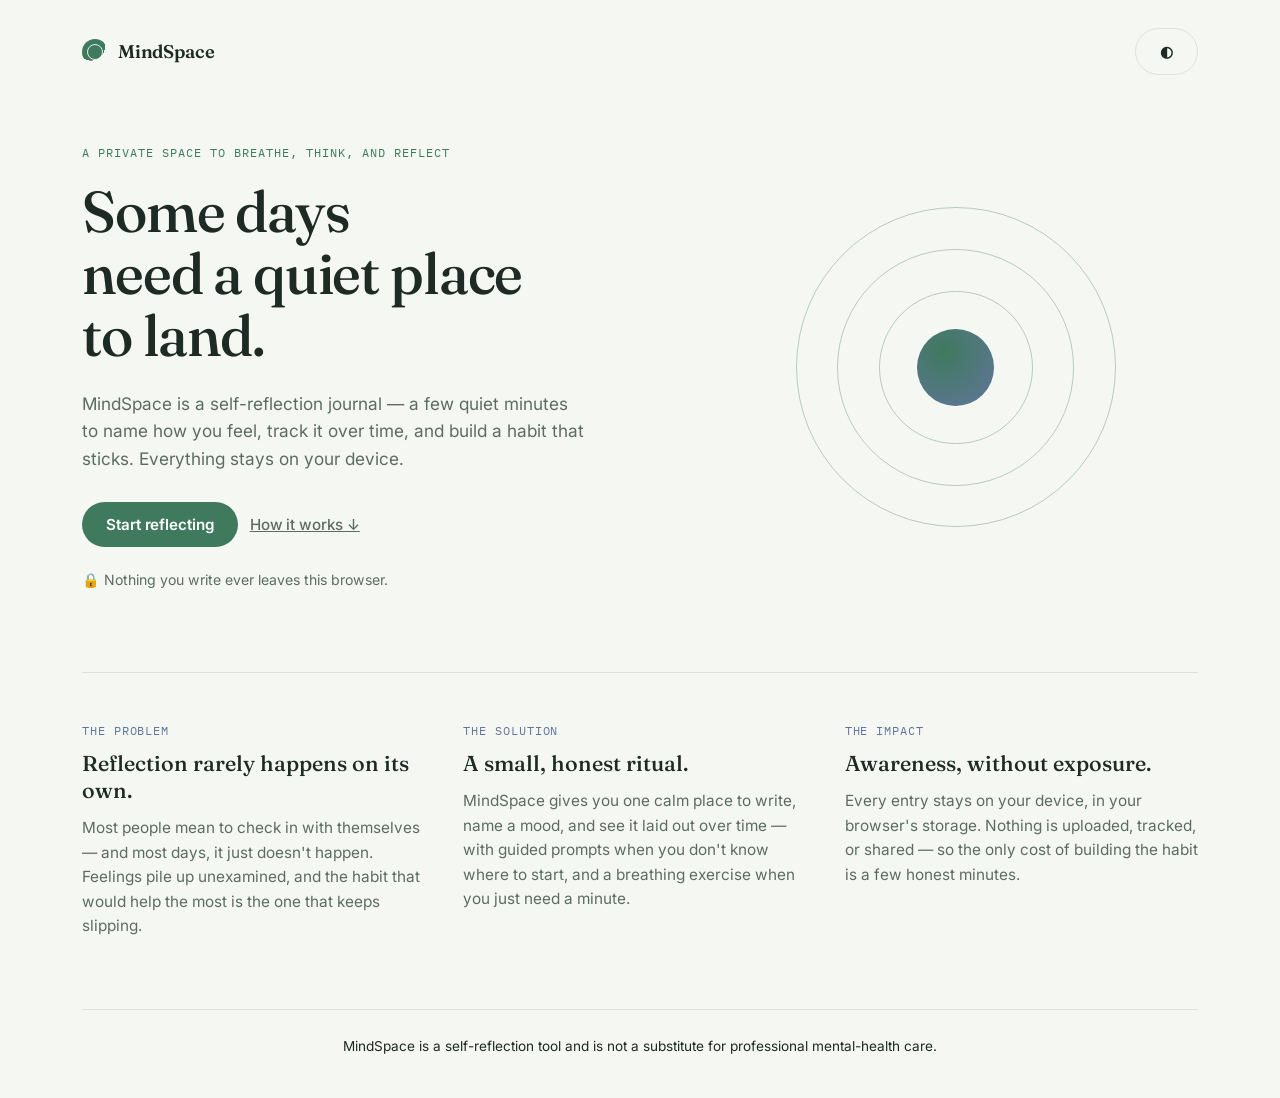
<file: mindspace.html>
<!DOCTYPE html>
<html lang="en" data-theme="light">
<head>
<meta charset="UTF-8">
<meta name="viewport" content="width=device-width, initial-scale=1.0">
<title>MindSpace — Mental Wellness Journal</title>
<meta name="description" content="A private, local-first journal for daily reflection, mood tracking, and calm.">
<link rel="preconnect" href="https://fonts.googleapis.com">
<link rel="preconnect" href="https://fonts.gstatic.com" crossorigin>
<link href="https://fonts.googleapis.com/css2?family=Fraunces:ital,opsz,wght@0,9..144,400;0,9..144,500;0,9..144,600;1,9..144,500&family=Inter:wght@400;500;600;700&family=IBM+Plex+Mono:wght@400;500&display=swap" rel="stylesheet">
<style>
/* =========================================================
   MindSpace — design tokens
   ========================================================= */
:root {
  --bg: #F5F7F3;
  --surface: #FFFFFF;
  --surface-alt: #ECF0EA;
  --ink: #1E2A24;
  --ink-muted: #5C6C63;
  --border: #DCE3DA;
  --accent: #3F7A5E;
  --accent-ink: #FFFFFF;
  --accent-soft: #E2EFE7;
  --accent-2: #62759C;
  --accent-2-soft: #E7ECF3;
  --warm: #C98A46;
  --warm-soft: #F4E7D5;
  --danger: #B0523E;
  --danger-soft: #F5E2DD;

  --font-display: 'Fraunces', serif;
  --font-body: 'Inter', -apple-system, BlinkMacSystemFont, sans-serif;
  --font-mono: 'IBM Plex Mono', monospace;

  --radius-s: 8px;
  --radius-m: 14px;
  --radius-l: 22px;
  --shadow-card: 0 1px 2px rgba(30, 42, 36, 0.04), 0 6px 20px rgba(30, 42, 36, 0.05);
  --transition: 220ms cubic-bezier(0.4, 0, 0.2, 1);
}

[data-theme="dark"] {
  --bg: #12181A;
  --surface: #1A2224;
  --surface-alt: #212A2C;
  --ink: #E9EEE9;
  --ink-muted: #93A29A;
  --border: #2A3436;
  --accent: #6FAE8B;
  --accent-ink: #0E1512;
  --accent-soft: #1F2D27;
  --accent-2: #94AAD4;
  --accent-2-soft: #1F2732;
  --warm: #E1AD73;
  --warm-soft: #2E2519;
  --danger: #E08D77;
  --danger-soft: #2E211D;
  --shadow-card: 0 1px 2px rgba(0, 0, 0, 0.2), 0 8px 24px rgba(0, 0, 0, 0.28);
}

* { box-sizing: border-box; }
html, body {
  margin: 0;
  padding: 0;
  background: var(--bg);
  color: var(--ink);
  font-family: var(--font-body);
  -webkit-font-smoothing: antialiased;
  scroll-behavior: smooth;
}
body { transition: background var(--transition), color var(--transition); }
h1, h2, h3 { font-family: var(--font-display); font-weight: 600; margin: 0; }
p { margin: 0; line-height: 1.6; color: var(--ink); }
.muted { color: var(--ink-muted); }
.hidden { display: none !important; }
button { font-family: inherit; cursor: pointer; }
textarea, input { font-family: inherit; }
ul { margin: 0; padding-left: 1.1em; }
li { margin-bottom: 6px; line-height: 1.55; }

@media (prefers-reduced-motion: reduce) {
  *, *::before, *::after { animation-duration: 0.001ms !important; transition-duration: 0.001ms !important; }
}

/* =========================================================
   Shared bits
   ========================================================= */
.brand { display: flex; align-items: center; gap: 10px; }
.brand-mark {
  width: 26px; height: 26px; border-radius: 50%;
  background: radial-gradient(circle at 35% 30%, var(--accent) 0%, var(--accent) 55%, transparent 56%);
  position: relative; flex-shrink: 0;
}
.brand-mark::after {
  content: ""; position: absolute; inset: 5px; border-radius: 50%;
  border: 1.5px solid var(--accent-soft);
}
.brand-name { font-family: var(--font-display); font-size: 1.15rem; font-weight: 600; letter-spacing: -0.01em; }

.btn {
  display: inline-flex; align-items: center; justify-content: center; gap: 8px;
  border: none; border-radius: 999px; padding: 13px 24px;
  font-size: 0.95rem; font-weight: 600; letter-spacing: -0.005em;
  transition: transform var(--transition), background var(--transition), opacity var(--transition), box-shadow var(--transition);
}
.btn:active { transform: scale(0.97); }
.btn-primary { background: var(--accent); color: var(--accent-ink); }
.btn-primary:hover { box-shadow: 0 6px 18px rgba(63, 122, 94, 0.28); }
.btn-secondary { background: var(--accent-soft); color: var(--accent); }
.btn-secondary:hover { opacity: 0.85; }
.btn-ghost { background: transparent; color: var(--ink); border: 1px solid var(--border); }
.btn-ghost:hover { background: var(--surface-alt); }
.btn-text { background: none; color: var(--ink-muted); padding: 13px 6px; font-weight: 500; }
.btn-text:hover { color: var(--ink); }
.btn-danger { background: var(--danger-soft); color: var(--danger); }
.btn-danger:hover { opacity: 0.85; }
.btn-small { padding: 9px 16px; font-size: 0.85rem; }
.btn:focus-visible, .nav-item:focus-visible, .mood-option:focus-visible, textarea:focus-visible {
  outline: 2px solid var(--accent-2); outline-offset: 2px;
}

.card {
  background: var(--surface);
  border: 1px solid var(--border);
  border-radius: var(--radius-l);
  box-shadow: var(--shadow-card);
  padding: 28px;
  margin-bottom: 20px;
  transition: background var(--transition), border-color var(--transition);
}
.card-title { font-size: 1.05rem; margin-bottom: 16px; }

/* =========================================================
   LANDING PAGE
   ========================================================= */
.landing { max-width: 1180px; margin: 0 auto; padding: 0 32px; }
.landing-nav {
  display: flex; align-items: center; justify-content: space-between;
  padding: 28px 0;
}
.hero {
  display: grid; grid-template-columns: 1.1fr 0.9fr; gap: 40px;
  align-items: center; padding: 40px 0 80px;
}
.eyebrow {
  font-family: var(--font-mono); font-size: 0.78rem; text-transform: uppercase;
  letter-spacing: 0.08em; color: var(--accent); margin-bottom: 18px;
}
.hero-title {
  font-size: clamp(2.4rem, 5vw, 3.6rem); line-height: 1.08; letter-spacing: -0.02em;
  margin-bottom: 22px; font-weight: 500;
}
.hero-sub { font-size: 1.08rem; color: var(--ink-muted); max-width: 46ch; margin-bottom: 30px; }
.hero-actions { display: flex; align-items: center; gap: 6px; margin-bottom: 22px; flex-wrap: wrap; }
.hero-privacy { font-size: 0.88rem; color: var(--ink-muted); }

.hero-visual { display: flex; align-items: center; justify-content: center; }
.breath-rings {
  position: relative; width: 320px; height: 320px;
  display: flex; align-items: center; justify-content: center;
}
.ring {
  position: absolute; border-radius: 50%; border: 1px solid var(--accent);
  opacity: 0.35;
}
.ring-1 { width: 100%; height: 100%; animation: pulseRing 7s ease-in-out infinite; }
.ring-2 { width: 74%; height: 74%; animation: pulseRing 7s ease-in-out infinite 0.6s; }
.ring-3 { width: 48%; height: 48%; animation: pulseRing 7s ease-in-out infinite 1.2s; }
.ring-core {
  width: 24%; height: 24%; border-radius: 50%;
  background: radial-gradient(circle at 35% 30%, var(--accent), var(--accent-2));
  animation: coreBreath 7s ease-in-out infinite;
}
@keyframes pulseRing {
  0%, 100% { transform: scale(0.94); opacity: 0.2; }
  50% { transform: scale(1.02); opacity: 0.5; }
}
@keyframes coreBreath {
  0%, 100% { transform: scale(0.9); }
  50% { transform: scale(1.06); }
}

.narrative {
  display: grid; grid-template-columns: repeat(3, 1fr); gap: 28px;
  padding: 50px 0 70px; border-top: 1px solid var(--border);
}
.narrative-label {
  font-family: var(--font-mono); font-size: 0.72rem; text-transform: uppercase;
  letter-spacing: 0.08em; color: var(--accent-2); display: block; margin-bottom: 12px;
}
.narrative-item h2 { font-size: 1.35rem; margin-bottom: 12px; font-weight: 500; line-height: 1.25; }
.narrative-item p { color: var(--ink-muted); font-size: 0.96rem; }

.landing-footer {
  border-top: 1px solid var(--border); padding: 26px 0 40px;
  text-align: center; color: var(--ink-muted); font-size: 0.85rem;
}

@media (max-width: 860px) {
  .hero { grid-template-columns: 1fr; padding-top: 10px; }
  .hero-visual { order: -1; }
  .breath-rings { width: 220px; height: 220px; }
  .narrative { grid-template-columns: 1fr; gap: 34px; }
}

/* =========================================================
   APP SHELL
   ========================================================= */
.app { display: flex; min-height: 100vh; }
.sidebar {
  width: 232px; flex-shrink: 0; background: var(--surface);
  border-right: 1px solid var(--border);
  display: flex; flex-direction: column; justify-content: space-between;
  padding: 26px 18px; position: sticky; top: 0; height: 100vh;
}
.side-nav { display: flex; flex-direction: column; gap: 4px; margin-top: 36px; }
.nav-item {
  display: flex; align-items: center; gap: 12px; text-align: left;
  background: none; border: none; border-radius: var(--radius-s);
  padding: 11px 12px; font-size: 0.94rem; font-weight: 500; color: var(--ink-muted);
  transition: background var(--transition), color var(--transition);
}
.nav-item:hover { background: var(--surface-alt); color: var(--ink); }
.nav-item.active { background: var(--accent-soft); color: var(--accent); }
.nav-icon { width: 18px; text-align: center; font-size: 1rem; }
.sidebar-footer { display: flex; flex-direction: column; gap: 8px; }

.mobile-topbar { display: none; }

.main-content { flex: 1; padding: 44px 48px 80px; max-width: 880px; }
.view { display: none; animation: fadeUp 320ms ease; }
.view.active { display: block; }
@keyframes fadeUp { from { opacity: 0; transform: translateY(6px); } to { opacity: 1; transform: translateY(0); } }

.view-header { margin-bottom: 28px; }
.view-header h1 { font-size: 1.7rem; margin-bottom: 6px; }
.view-sub { color: var(--ink-muted); font-size: 0.96rem; }

@media (max-width: 900px) {
  .sidebar { display: none; }
  .mobile-topbar {
    display: flex; align-items: center; justify-content: space-between;
    margin-bottom: 24px; padding-bottom: 16px; border-bottom: 1px solid var(--border);
  }
  .main-content { padding: 20px 18px 100px; }
  .app { flex-direction: column; padding-bottom: 64px; }
  .app::after { content: ""; }
}

/* Bottom tab bar for mobile */
@media (max-width: 900px) {
  .app { position: relative; }
}
.bottom-nav { display: none; }
@media (max-width: 900px) {
  .bottom-nav {
    display: flex; position: fixed; bottom: 0; left: 0; right: 0;
    background: var(--surface); border-top: 1px solid var(--border);
    padding: 8px 6px calc(8px + env(safe-area-inset-bottom));
    justify-content: space-around; z-index: 20;
  }
  .bottom-nav .nav-item { flex-direction: column; gap: 3px; font-size: 0.68rem; padding: 6px 8px; }
  .bottom-nav .nav-icon { font-size: 1.15rem; }
}

/* =========================================================
   JOURNAL VIEW
   ========================================================= */
.journal-main-label { display: block; font-weight: 600; font-size: 1.05rem; margin-bottom: 12px; }
.journal-textarea, .prompt-field textarea {
  width: 100%; border: 1px solid var(--border); border-radius: var(--radius-m);
  background: var(--surface-alt); color: var(--ink); padding: 14px 16px;
  font-size: 0.98rem; line-height: 1.6; resize: vertical;
  transition: border-color var(--transition), background var(--transition);
}
.journal-textarea:focus, .prompt-field textarea:focus {
  outline: none; border-color: var(--accent); background: var(--surface);
}

.mood-picker { margin-top: 22px; }
.mood-picker-label { display: block; font-size: 0.86rem; font-weight: 600; color: var(--ink-muted); margin-bottom: 10px; text-transform: uppercase; letter-spacing: 0.03em; }
.mood-options { display: flex; gap: 10px; flex-wrap: wrap; }
.mood-option {
  display: flex; flex-direction: column; align-items: center; gap: 4px;
  background: var(--surface-alt); border: 1.5px solid transparent; border-radius: var(--radius-m);
  padding: 12px 16px; min-width: 76px; transition: all var(--transition);
}
.mood-option:hover { background: var(--accent-soft); }
.mood-option.selected { border-color: var(--accent); background: var(--accent-soft); }
.mood-emoji { font-size: 1.5rem; }
.mood-text { font-size: 0.76rem; color: var(--ink-muted); font-weight: 500; }
.mood-option.selected .mood-text { color: var(--accent); }

.prompts-toggle {
  background: none; border: none; color: var(--accent-2); font-weight: 600;
  font-size: 0.88rem; padding: 18px 0 4px; text-align: left;
}
.optional-prompts { margin-top: 12px; display: flex; flex-direction: column; gap: 16px; }
.prompt-field label { display: block; font-size: 0.86rem; font-weight: 500; color: var(--ink-muted); margin-bottom: 6px; }

.journal-actions { display: flex; align-items: center; justify-content: space-between; margin-top: 22px; gap: 12px; }
.save-hint { font-size: 0.84rem; color: var(--ink-muted); }

.reflection-card { background: var(--accent-soft); border-color: transparent; }
.reflection-card p { color: var(--accent); font-weight: 500; font-size: 1rem; }
[data-theme="dark"] .reflection-card p { color: var(--ink); }

.crisis-card { background: var(--danger-soft); border-color: transparent; }
.crisis-card h3 { color: var(--danger); font-size: 1.1rem; margin-bottom: 10px; }
.crisis-card p { margin-bottom: 12px; }
.crisis-card ul { margin-bottom: 16px; }

.entries-header { display: flex; align-items: baseline; justify-content: space-between; margin-bottom: 16px; }
.entries-count { font-family: var(--font-mono); font-size: 0.82rem; color: var(--ink-muted); }
.entries-list { display: flex; flex-direction: column; gap: 14px; }
.entry-item {
  border: 1px solid var(--border); border-radius: var(--radius-m); padding: 16px 18px;
  background: var(--surface-alt);
}
.entry-item-head { display: flex; align-items: center; justify-content: space-between; margin-bottom: 8px; }
.entry-date { font-family: var(--font-mono); font-size: 0.78rem; color: var(--ink-muted); }
.entry-mood { font-size: 1.15rem; }
.entry-text { font-size: 0.94rem; color: var(--ink); white-space: pre-wrap; }
.entry-demo-badge {
  font-family: var(--font-mono); font-size: 0.66rem; text-transform: uppercase; letter-spacing: 0.05em;
  background: var(--warm-soft); color: var(--warm); padding: 2px 8px; border-radius: 999px; margin-left: 8px;
}
.entry-prompts { margin-top: 10px; display: flex; flex-direction: column; gap: 8px; }
.entry-prompt-q { font-size: 0.78rem; font-weight: 600; color: var(--accent-2); }
.entry-prompt-a { font-size: 0.9rem; color: var(--ink); margin-top: 2px; }
.empty-state { color: var(--ink-muted); font-size: 0.92rem; padding: 20px 0; text-align: center; }

/* =========================================================
   MOOD CHART (custom bar chart, no dependencies)
   ========================================================= */
.chart-wrap { display: flex; align-items: flex-end; gap: 10px; height: 180px; padding-top: 10px; }
.chart-bar-col { flex: 1; display: flex; flex-direction: column; align-items: center; justify-content: flex-end; height: 100%; gap: 8px; }
.chart-bar {
  width: 100%; max-width: 34px; border-radius: 8px 8px 4px 4px; background: var(--accent);
  transition: height 500ms cubic-bezier(0.4,0,0.2,1);
  position: relative;
}
.chart-bar-empty { background: var(--surface-alt); height: 4px !important; }
.chart-emoji { font-size: 1.1rem; }
.chart-day-label { font-size: 0.72rem; color: var(--ink-muted); font-family: var(--font-mono); }

.mood-history-list { display: flex; flex-direction: column; gap: 10px; }
.mood-history-row {
  display: flex; align-items: center; gap: 12px; padding: 10px 4px; border-bottom: 1px solid var(--border);
  font-size: 0.9rem;
}
.mood-history-row:last-child { border-bottom: none; }
.mood-history-emoji { font-size: 1.2rem; width: 28px; }
.mood-history-date { color: var(--ink-muted); font-family: var(--font-mono); font-size: 0.78rem; flex: 1; }
.mood-history-label { font-weight: 500; }

/* =========================================================
   DASHBOARD
   ========================================================= */
.stat-grid { display: grid; grid-template-columns: repeat(3, 1fr); gap: 18px; margin-bottom: 20px; }
.stat-card { display: flex; flex-direction: column; gap: 8px; padding: 22px 24px; margin-bottom: 0; }
.stat-label { font-size: 0.8rem; color: var(--ink-muted); text-transform: uppercase; letter-spacing: 0.04em; font-weight: 600; }
.stat-value { font-family: var(--font-display); font-size: 2.1rem; font-weight: 600; color: var(--ink); }
.stat-unit { font-size: 1rem; font-family: var(--font-body); color: var(--ink-muted); font-weight: 500; }
.stat-emoji { font-size: 2rem; }
@media (max-width: 700px) { .stat-grid { grid-template-columns: 1fr; } }

.today-card #today-reflection { font-size: 0.95rem; }
.demo-card { background: var(--surface-alt); }
.demo-actions { display: flex; gap: 10px; margin-top: 14px; flex-wrap: wrap; }

/* =========================================================
   BREATHING EXERCISE
   ========================================================= */
.breathe-card { display: flex; flex-direction: column; align-items: center; padding: 50px 28px; }
.breathe-visual { width: 260px; height: 260px; display: flex; align-items: center; justify-content: center; margin-bottom: 28px; }
.breathe-circle {
  width: 140px; height: 140px; border-radius: 50%;
  background: radial-gradient(circle at 35% 30%, var(--accent), var(--accent-2));
  display: flex; align-items: center; justify-content: center;
  transition: transform 3.8s cubic-bezier(0.45, 0, 0.55, 1), background 400ms;
  box-shadow: 0 0 0 1px var(--border), 0 20px 50px rgba(63, 122, 94, 0.18);
}
.breathe-instruction { color: var(--accent-ink); font-weight: 600; font-size: 0.98rem; text-align: center; padding: 0 10px; }
.breathe-timer { font-family: var(--font-mono); font-size: 1.1rem; color: var(--ink-muted); margin-bottom: 22px; }
.breathe-controls { display: flex; gap: 12px; }

/* breathing states set inline via JS transform / class */
.breathe-circle.state-in { transform: scale(1.35); }
.breathe-circle.state-hold { transform: scale(1.35); }
.breathe-circle.state-out { transform: scale(0.85); }

/* =========================================================
   MODALS
   ========================================================= */
.modal-overlay {
  position: fixed; inset: 0; background: rgba(18, 24, 20, 0.5);
  display: flex; align-items: center; justify-content: center; z-index: 100; padding: 20px;
  backdrop-filter: blur(2px);
}
.modal {
  background: var(--surface); border-radius: var(--radius-l); padding: 30px;
  max-width: 440px; width: 100%; box-shadow: var(--shadow-card);
  animation: modalIn 220ms ease;
}
@keyframes modalIn { from { opacity: 0; transform: translateY(8px) scale(0.98); } to { opacity: 1; transform: translateY(0) scale(1); } }
.modal h2 { font-size: 1.25rem; margin-bottom: 14px; }
.modal p { margin-bottom: 10px; }
.modal-actions { display: flex; justify-content: flex-end; gap: 10px; margin-top: 20px; }

</style>
</head>
<body>

<!-- ================= LANDING PAGE ================= -->
<div id="landing" class="landing">

  <header class="landing-nav">
    <div class="brand">
      <span class="brand-mark" aria-hidden="true"></span>
      <span class="brand-name">MindSpace</span>
    </div>
    <button class="btn btn-ghost" id="landing-theme-toggle" aria-label="Toggle dark mode">
      <span class="theme-icon">◐</span>
    </button>
  </header>

  <section class="hero">
    <div class="hero-copy">
      <p class="eyebrow">A private space to breathe, think, and reflect</p>
      <h1 class="hero-title">Some days<br>need a quiet place<br>to land.</h1>
      <p class="hero-sub">MindSpace is a self-reflection journal — a few quiet minutes to name how you feel, track it over time, and build a habit that sticks. Everything stays on your device.</p>
      <div class="hero-actions">
        <button class="btn btn-primary" id="enter-app-btn">Start reflecting</button>
        <a href="#how-it-works" class="btn btn-text">How it works ↓</a>
      </div>
      <p class="hero-privacy">🔒 Nothing you write ever leaves this browser.</p>
    </div>
    <div class="hero-visual" aria-hidden="true">
      <div class="breath-rings">
        <div class="ring ring-1"></div>
        <div class="ring ring-2"></div>
        <div class="ring ring-3"></div>
        <div class="ring-core"></div>
      </div>
    </div>
  </section>

  <section class="narrative" id="how-it-works">
    <div class="narrative-item">
      <span class="narrative-label">The problem</span>
      <h2>Reflection rarely happens on its own.</h2>
      <p>Most people mean to check in with themselves — and most days, it just doesn't happen. Feelings pile up unexamined, and the habit that would help the most is the one that keeps slipping.</p>
    </div>
    <div class="narrative-item">
      <span class="narrative-label">The solution</span>
      <h2>A small, honest ritual.</h2>
      <p>MindSpace gives you one calm place to write, name a mood, and see it laid out over time — with guided prompts when you don't know where to start, and a breathing exercise when you just need a minute.</p>
    </div>
    <div class="narrative-item">
      <span class="narrative-label">The impact</span>
      <h2>Awareness, without exposure.</h2>
      <p>Every entry stays on your device, in your browser's storage. Nothing is uploaded, tracked, or shared — so the only cost of building the habit is a few honest minutes.</p>
    </div>
  </section>

  <footer class="landing-footer">
    <p>MindSpace is a self-reflection tool and is not a substitute for professional mental-health care.</p>
  </footer>
</div>

<!-- ================= APP SHELL ================= -->
<div id="app" class="app hidden">

  <aside class="sidebar">
    <div class="brand" id="app-brand">
      <span class="brand-mark" aria-hidden="true"></span>
      <span class="brand-name">MindSpace</span>
    </div>

    <nav class="side-nav" aria-label="Main">
      <button class="nav-item active" data-view="journal">
        <span class="nav-icon">✎</span><span>Journal</span>
      </button>
      <button class="nav-item" data-view="mood">
        <span class="nav-icon">◔</span><span>Mood</span>
      </button>
      <button class="nav-item" data-view="dashboard">
        <span class="nav-icon">▦</span><span>Dashboard</span>
      </button>
      <button class="nav-item" data-view="breathe">
        <span class="nav-icon">◯</span><span>Breathe</span>
      </button>
    </nav>

    <div class="sidebar-footer">
      <button class="btn btn-ghost btn-small" id="app-theme-toggle">
        <span class="theme-icon">◐</span> <span id="theme-label">Dark mode</span>
      </button>
      <button class="btn btn-ghost btn-small" id="privacy-btn">🔒 Privacy</button>
    </div>
  </aside>

  <main class="main-content">

    <!-- Mobile top bar -->
    <div class="mobile-topbar">
      <span class="brand-name">MindSpace</span>
      <button class="btn btn-ghost btn-small" id="mobile-theme-toggle" aria-label="Toggle dark mode">◐</button>
    </div>

    <!-- ---------- JOURNAL VIEW ---------- -->
    <section class="view active" id="view-journal">
      <div class="view-header">
        <h1>Daily Journal</h1>
        <p class="view-sub" id="today-date-label"></p>
      </div>

      <div class="card journal-card">
        <label class="journal-main-label" for="journal-main">How are you feeling today?</label>
        <textarea id="journal-main" class="journal-textarea" rows="5" placeholder="Write whatever comes to mind — there's no wrong way to do this."></textarea>

        <div class="mood-picker">
          <span class="mood-picker-label">Today's mood</span>
          <div class="mood-options" id="mood-options" role="radiogroup" aria-label="Select your mood">
            <button type="button" class="mood-option" data-mood="great" role="radio" aria-checked="false">
              <span class="mood-emoji">😄</span><span class="mood-text">Great</span>
            </button>
            <button type="button" class="mood-option" data-mood="good" role="radio" aria-checked="false">
              <span class="mood-emoji">🙂</span><span class="mood-text">Good</span>
            </button>
            <button type="button" class="mood-option" data-mood="okay" role="radio" aria-checked="false">
              <span class="mood-emoji">😐</span><span class="mood-text">Okay</span>
            </button>
            <button type="button" class="mood-option" data-mood="low" role="radio" aria-checked="false">
              <span class="mood-emoji">😔</span><span class="mood-text">Low</span>
            </button>
            <button type="button" class="mood-option" data-mood="difficult" role="radio" aria-checked="false">
              <span class="mood-emoji">😣</span><span class="mood-text">Difficult</span>
            </button>
          </div>
        </div>

        <button class="prompts-toggle" id="prompts-toggle" type="button" aria-expanded="false">
          <span>+ Add guided prompts</span>
        </button>

        <div class="optional-prompts" id="optional-prompts" hidden>
          <div class="prompt-field">
            <label for="prompt-happy">What made you happy today?</label>
            <textarea id="prompt-happy" rows="2"></textarea>
          </div>
          <div class="prompt-field">
            <label for="prompt-difficult">What was difficult today?</label>
            <textarea id="prompt-difficult" rows="2"></textarea>
          </div>
          <div class="prompt-field">
            <label for="prompt-grateful">What are you grateful for?</label>
            <textarea id="prompt-grateful" rows="2"></textarea>
          </div>
          <div class="prompt-field">
            <label for="prompt-improve">What is one thing you want to improve tomorrow?</label>
            <textarea id="prompt-improve" rows="2"></textarea>
          </div>
        </div>

        <div class="journal-actions">
          <span class="save-hint" id="save-hint"></span>
          <button class="btn btn-primary" id="save-entry-btn">Save entry</button>
        </div>
      </div>

      <!-- Reflection / crisis message shown after save -->
      <div class="card reflection-card hidden" id="reflection-card">
        <p id="reflection-text"></p>
      </div>

      <div class="card crisis-card hidden" id="crisis-card">
        <h3>You don't have to carry this alone</h3>
        <p>It sounds like things might feel really heavy right now. MindSpace can't offer professional support, but reaching out to someone can help.</p>
        <ul>
          <li>Talk to a friend, family member, or anyone you trust.</li>
          <li>In India: <strong>KIRAN helpline — 1800-599-0019</strong> (toll-free, 24/7).</li>
          <li>In the US: call or text <strong>988</strong> (Suicide &amp; Crisis Lifeline).</li>
          <li>Elsewhere: search "crisis helpline" plus your country, or contact local emergency services.</li>
          <li>If you're in immediate danger, please contact emergency services right now.</li>
        </ul>
        <button class="btn btn-secondary btn-small" id="dismiss-crisis-btn">I've seen this</button>
      </div>

      <div class="card entries-card">
        <div class="entries-header">
          <h2>Past entries</h2>
          <span class="entries-count" id="entries-count"></span>
        </div>
        <div class="entries-list" id="entries-list"></div>
      </div>
    </section>

    <!-- ---------- MOOD VIEW ---------- -->
    <section class="view" id="view-mood">
      <div class="view-header">
        <h1>Mood Tracker</h1>
        <p class="view-sub">A look at how your days have felt.</p>
      </div>

      <div class="card">
        <h2 class="card-title">Weekly mood trend</h2>
        <div id="mood-chart-weekly" class="chart-wrap"></div>
      </div>

      <div class="card">
        <h2 class="card-title">Mood history</h2>
        <div id="mood-history-list" class="mood-history-list"></div>
      </div>
    </section>

    <!-- ---------- DASHBOARD VIEW ---------- -->
    <section class="view" id="view-dashboard">
      <div class="view-header">
        <h1>Reflection Dashboard</h1>
        <p class="view-sub">Your reflection habit, at a glance.</p>
      </div>

      <div class="stat-grid">
        <div class="card stat-card">
          <span class="stat-label">Total entries</span>
          <span class="stat-value" id="stat-total">0</span>
        </div>
        <div class="card stat-card">
          <span class="stat-label">Current streak</span>
          <span class="stat-value" id="stat-streak">0<span class="stat-unit"> days</span></span>
        </div>
        <div class="card stat-card">
          <span class="stat-label">Most common mood</span>
          <span class="stat-value stat-emoji" id="stat-common-mood">—</span>
        </div>
      </div>

      <div class="card">
        <h2 class="card-title">This week</h2>
        <div id="mood-chart-dashboard" class="chart-wrap"></div>
      </div>

      <div class="card today-card">
        <h2 class="card-title">Your reflection for today</h2>
        <div id="today-reflection"></div>
      </div>

      <div class="card demo-card">
        <h2 class="card-title">Demo data</h2>
        <p class="muted">Load a few labelled sample entries to explore MindSpace, or clear everything you've written.</p>
        <div class="demo-actions">
          <button class="btn btn-secondary btn-small" id="load-demo-btn">Load demo entries</button>
          <button class="btn btn-danger btn-small" id="delete-all-btn">Delete all journal data</button>
        </div>
      </div>
    </section>

    <!-- ---------- BREATHE VIEW ---------- -->
    <section class="view" id="view-breathe">
      <div class="view-header">
        <h1>Breathing Exercise</h1>
        <p class="view-sub">Sixty seconds. Follow the circle.</p>
      </div>

      <div class="card breathe-card">
        <div class="breathe-visual">
          <div class="breathe-circle" id="breathe-circle">
            <span class="breathe-instruction" id="breathe-instruction">Ready</span>
          </div>
        </div>
        <div class="breathe-timer" id="breathe-timer">60s</div>
        <div class="breathe-controls">
          <button class="btn btn-primary" id="breathe-start-btn">Start breathing exercise</button>
          <button class="btn btn-ghost hidden" id="breathe-stop-btn">Stop</button>
        </div>
      </div>
    </section>

  </main>

  <nav class="bottom-nav" aria-label="Main">
    <button class="nav-item active" data-view="journal">
      <span class="nav-icon">✎</span><span>Journal</span>
    </button>
    <button class="nav-item" data-view="mood">
      <span class="nav-icon">◔</span><span>Mood</span>
    </button>
    <button class="nav-item" data-view="dashboard">
      <span class="nav-icon">▦</span><span>Dashboard</span>
    </button>
    <button class="nav-item" data-view="breathe">
      <span class="nav-icon">◯</span><span>Breathe</span>
    </button>
  </nav>
</div>

<!-- ================= PRIVACY MODAL ================= -->
<div class="modal-overlay hidden" id="privacy-modal">
  <div class="modal" role="dialog" aria-modal="true" aria-labelledby="privacy-modal-title">
    <h2 id="privacy-modal-title">Your privacy</h2>
    <p><strong>Your journal entries stay on this device and are not sent to a server.</strong></p>
    <p class="muted">MindSpace has no backend, no account, and no analytics. Everything you write is stored using your browser's local storage, on this device only. Clearing your browser data, or using a different device or browser, will not carry entries over. You can permanently delete everything from the Dashboard at any time.</p>
    <button class="btn btn-primary" id="close-privacy-btn">Got it</button>
  </div>
</div>

<!-- ================= DELETE CONFIRM MODAL ================= -->
<div class="modal-overlay hidden" id="delete-modal">
  <div class="modal" role="dialog" aria-modal="true" aria-labelledby="delete-modal-title">
    <h2 id="delete-modal-title">Delete all journal data?</h2>
    <p class="muted">This permanently removes every entry stored on this device, including demo entries. This can't be undone.</p>
    <div class="modal-actions">
      <button class="btn btn-ghost" id="cancel-delete-btn">Cancel</button>
      <button class="btn btn-danger" id="confirm-delete-btn">Delete everything</button>
    </div>
  </div>
</div>

<script>
/* =========================================================
   MindSpace — app.js
   A private, local-first wellness journal.
   No backend, no analytics, no network calls.
   ========================================================= */

(function () {
  "use strict";

  /* ---------- Storage keys ---------- */
  const ENTRIES_KEY = "mindspace_entries";
  const THEME_KEY = "mindspace_theme";

  /* ---------- Mood reference data ---------- */
  const MOODS = {
    great:     { emoji: "😄", label: "Great",     value: 5 },
    good:      { emoji: "🙂", label: "Good",      value: 4 },
    okay:      { emoji: "😐", label: "Okay",      value: 3 },
    low:       { emoji: "😔", label: "Low",       value: 2 },
    difficult: { emoji: "😣", label: "Difficult", value: 1 },
  };

  /* ---------- Gentle post-save reflections (rotated, not diagnostic) ---------- */
  const REFLECTIONS = [
    "Thank you for taking a moment to reflect today.",
    "That's one more honest check-in with yourself. Well done.",
    "Noticing how you feel is a quiet kind of self-care. Nice work.",
    "Whatever today held, you showed up for yourself just now.",
    "Small habit, real value — thanks for writing today.",
  ];

  /* ---------- Very light, supportive-only safety net ----------
     This is NOT a diagnostic tool. It only looks for a small set of
     phrases that suggest someone may be in crisis, so MindSpace can
     point them toward real support instead of just saying "thanks". */
  const CONCERN_PHRASES = [
    "kill myself", "end my life", "ending my life", "want to die",
    "wish i was dead", "wish i were dead", "suicide", "suicidal",
    "hurt myself", "harm myself", "self harm", "self-harm",
    "no reason to live", "not worth living", "can't go on", "cant go on",
    "better off dead", "no point in living",
  ];

  /* ---------- State ---------- */
  let entries = [];
  let selectedMood = null;
  let breathing = { timer: null, cycleTimer: null, secondsLeft: 60, running: false };

  /* ============================================================
     Utilities
     ============================================================ */
  function loadEntries() {
    try {
      const raw = localStorage.getItem(ENTRIES_KEY);
      entries = raw ? JSON.parse(raw) : [];
    } catch (e) {
      console.error("MindSpace: could not read saved entries, starting fresh.", e);
      entries = [];
    }
  }

  function persistEntries() {
    localStorage.setItem(ENTRIES_KEY, JSON.stringify(entries));
  }

  function sortedEntries() {
    return [...entries].sort((a, b) => new Date(b.isoDate) - new Date(a.isoDate));
  }

  function formatDateTime(iso) {
    const d = new Date(iso);
    return d.toLocaleString(undefined, {
      month: "short", day: "numeric", year: "numeric",
      hour: "numeric", minute: "2-digit",
    });
  }

  function formatDayLabel(date) {
    return date.toLocaleDateString(undefined, { weekday: "short" });
  }

  function isSameDay(a, b) {
    return a.getFullYear() === b.getFullYear() &&
      a.getMonth() === b.getMonth() &&
      a.getDate() === b.getDate();
  }

  function containsConcernLanguage(text) {
    const lower = text.toLowerCase();
    return CONCERN_PHRASES.some((phrase) => lower.includes(phrase));
  }

  function uid() {
    return "e_" + Date.now().toString(36) + "_" + Math.random().toString(36).slice(2, 8);
  }

  /* ============================================================
     Theme
     ============================================================ */
  function applyTheme(theme) {
    document.documentElement.setAttribute("data-theme", theme);
    localStorage.setItem(THEME_KEY, theme);
    const label = document.getElementById("theme-label");
    if (label) label.textContent = theme === "dark" ? "Light mode" : "Dark mode";
  }

  function toggleTheme() {
    const current = document.documentElement.getAttribute("data-theme") || "light";
    applyTheme(current === "dark" ? "light" : "dark");
  }

  function initTheme() {
    const saved = localStorage.getItem(THEME_KEY);
    if (saved) {
      applyTheme(saved);
    } else if (window.matchMedia && window.matchMedia("(prefers-color-scheme: dark)").matches) {
      applyTheme("dark");
    } else {
      applyTheme("light");
    }
  }

  /* ============================================================
     Landing <-> App
     ============================================================ */
  function enterApp() {
    document.getElementById("landing").classList.add("hidden");
    document.getElementById("app").classList.remove("hidden");
    renderAll();
  }

  /* ============================================================
     Navigation between views
     ============================================================ */
  function switchView(viewName) {
    document.querySelectorAll(".view").forEach((v) => v.classList.remove("active"));
    const target = document.getElementById("view-" + viewName);
    if (target) target.classList.add("active");

    document.querySelectorAll(".nav-item").forEach((btn) => {
      btn.classList.toggle("active", btn.dataset.view === viewName);
    });

    if (viewName === "mood") renderMoodView();
    if (viewName === "dashboard") renderDashboard();
  }

  /* ============================================================
     Mood picker (journal form)
     ============================================================ */
  function initMoodPicker() {
    const options = document.querySelectorAll(".mood-option");
    options.forEach((btn) => {
      btn.addEventListener("click", () => {
        selectedMood = btn.dataset.mood;
        options.forEach((o) => {
          o.classList.toggle("selected", o === btn);
          o.setAttribute("aria-checked", o === btn ? "true" : "false");
        });
      });
    });
  }

  function resetMoodPicker() {
    selectedMood = null;
    document.querySelectorAll(".mood-option").forEach((o) => {
      o.classList.remove("selected");
      o.setAttribute("aria-checked", "false");
    });
  }

  /* ============================================================
     Journal: save entry
     ============================================================ */
  function saveEntry() {
    const mainText = document.getElementById("journal-main").value.trim();
    const promptHappy = document.getElementById("prompt-happy").value.trim();
    const promptDifficult = document.getElementById("prompt-difficult").value.trim();
    const promptGrateful = document.getElementById("prompt-grateful").value.trim();
    const promptImprove = document.getElementById("prompt-improve").value.trim();

    const hint = document.getElementById("save-hint");

    if (!mainText && !promptHappy && !promptDifficult && !promptGrateful && !promptImprove) {
      hint.textContent = "Write a little something before saving.";
      hint.style.color = "var(--danger)";
      return;
    }

    const entry = {
      id: uid(),
      isoDate: new Date().toISOString(),
      mood: selectedMood,
      text: mainText,
      prompts: {
        happy: promptHappy,
        difficult: promptDifficult,
        grateful: promptGrateful,
        improve: promptImprove,
      },
      demo: false,
    };

    entries.push(entry);
    persistEntries();

    const allText = [mainText, promptHappy, promptDifficult, promptGrateful, promptImprove].join(" ");
    const concerning = containsConcernLanguage(allText);

    showPostSaveMessage(concerning);
    clearJournalForm();
    renderEntries();
    hint.textContent = "Saved just now.";
    hint.style.color = "var(--ink-muted)";
  }

  function showPostSaveMessage(concerning) {
    const reflectionCard = document.getElementById("reflection-card");
    const crisisCard = document.getElementById("crisis-card");

    if (concerning) {
      crisisCard.classList.remove("hidden");
      reflectionCard.classList.add("hidden");
      crisisCard.scrollIntoView({ behavior: "smooth", block: "center" });
    } else {
      const msg = REFLECTIONS[Math.floor(Math.random() * REFLECTIONS.length)];
      document.getElementById("reflection-text").textContent = msg;
      reflectionCard.classList.remove("hidden");
      crisisCard.classList.add("hidden");
      setTimeout(() => reflectionCard.classList.add("hidden"), 6000);
    }
  }

  function clearJournalForm() {
    document.getElementById("journal-main").value = "";
    document.getElementById("prompt-happy").value = "";
    document.getElementById("prompt-difficult").value = "";
    document.getElementById("prompt-grateful").value = "";
    document.getElementById("prompt-improve").value = "";
    resetMoodPicker();
  }

  /* ============================================================
     Render: entries list
     ============================================================ */
  function renderEntries() {
    const list = document.getElementById("entries-list");
    const countEl = document.getElementById("entries-count");
    const sorted = sortedEntries();

    countEl.textContent = sorted.length === 1 ? "1 entry" : sorted.length + " entries";

    if (sorted.length === 0) {
      list.innerHTML = '<p class="empty-state">No entries yet. Your first one is above — there\'s no wrong way to start.</p>';
      return;
    }

    list.innerHTML = sorted.map((e) => {
      const moodInfo = e.mood ? MOODS[e.mood] : null;
      const promptRows = ["happy", "difficult", "grateful", "improve"]
        .filter((k) => e.prompts && e.prompts[k])
        .map((k) => {
          const questions = {
            happy: "What made you happy today?",
            difficult: "What was difficult today?",
            grateful: "What are you grateful for?",
            improve: "One thing to improve tomorrow",
          };
          return `<div><div class="entry-prompt-q">${questions[k]}</div><div class="entry-prompt-a">${escapeHtml(e.prompts[k])}</div></div>`;
        }).join("");

      return `
        <div class="entry-item">
          <div class="entry-item-head">
            <span class="entry-date">${formatDateTime(e.isoDate)}${e.demo ? '<span class="entry-demo-badge">Demo</span>' : ""}</span>
            ${moodInfo ? `<span class="entry-mood" title="${moodInfo.label}">${moodInfo.emoji}</span>` : ""}
          </div>
          ${e.text ? `<div class="entry-text">${escapeHtml(e.text)}</div>` : ""}
          ${promptRows ? `<div class="entry-prompts">${promptRows}</div>` : ""}
        </div>`;
    }).join("");
  }

  function escapeHtml(str) {
    const div = document.createElement("div");
    div.textContent = str;
    return div.innerHTML;
  }

  /* ============================================================
     Mood view + weekly chart (shared by Mood view & Dashboard)
     ============================================================ */
  function lastNDays(n) {
    const days = [];
    const today = new Date();
    today.setHours(0, 0, 0, 0);
    for (let i = n - 1; i >= 0; i--) {
      const d = new Date(today);
      d.setDate(d.getDate() - i);
      days.push(d);
    }
    return days;
  }

  function moodForDay(day) {
    // If multiple entries on a day, use the last one recorded that day.
    const dayEntries = entries
      .filter((e) => e.mood && isSameDay(new Date(e.isoDate), day))
      .sort((a, b) => new Date(a.isoDate) - new Date(b.isoDate));
    if (dayEntries.length === 0) return null;
    return dayEntries[dayEntries.length - 1].mood;
  }

  function renderWeeklyChart(containerId) {
    const container = document.getElementById(containerId);
    if (!container) return;
    const days = lastNDays(7);

    container.innerHTML = days.map((day) => {
      const mood = moodForDay(day);
      const info = mood ? MOODS[mood] : null;
      const heightPct = info ? (info.value / 5) * 100 : 0;
      return `
        <div class="chart-bar-col">
          <span class="chart-emoji">${info ? info.emoji : "·"}</span>
          <div class="chart-bar ${info ? "" : "chart-bar-empty"}" style="height:${info ? heightPct : 3}%"></div>
          <span class="chart-day-label">${formatDayLabel(day)}</span>
        </div>`;
    }).join("");
  }

  function renderMoodView() {
    renderWeeklyChart("mood-chart-weekly");

    const historyList = document.getElementById("mood-history-list");
    const withMood = sortedEntries().filter((e) => e.mood);
    if (withMood.length === 0) {
      historyList.innerHTML = '<p class="empty-state">No moods logged yet. Pick one next time you write an entry.</p>';
      return;
    }
    historyList.innerHTML = withMood.map((e) => {
      const info = MOODS[e.mood];
      return `
        <div class="mood-history-row">
          <span class="mood-history-emoji">${info.emoji}</span>
          <span class="mood-history-label">${info.label}</span>
          <span class="mood-history-date">${formatDateTime(e.isoDate)}</span>
        </div>`;
    }).join("");
  }

  /* ============================================================
     Dashboard: stats
     ============================================================ */
  function computeStreak() {
    const daysWithEntries = new Set(
      entries.map((e) => {
        const d = new Date(e.isoDate);
        d.setHours(0, 0, 0, 0);
        return d.getTime();
      })
    );
    if (daysWithEntries.size === 0) return 0;

    let streak = 0;
    const cursor = new Date();
    cursor.setHours(0, 0, 0, 0);

    // If nothing logged today yet, streak can still count from yesterday backward.
    if (!daysWithEntries.has(cursor.getTime())) {
      cursor.setDate(cursor.getDate() - 1);
    }

    while (daysWithEntries.has(cursor.getTime())) {
      streak++;
      cursor.setDate(cursor.getDate() - 1);
    }
    return streak;
  }

  function mostCommonMood() {
    const counts = {};
    entries.forEach((e) => {
      if (e.mood) counts[e.mood] = (counts[e.mood] || 0) + 1;
    });
    const keys = Object.keys(counts);
    if (keys.length === 0) return null;
    return keys.reduce((a, b) => (counts[a] >= counts[b] ? a : b));
  }

  function renderDashboard() {
    document.getElementById("stat-total").textContent = entries.length;
    document.getElementById("stat-streak").innerHTML = computeStreak() + '<span class="stat-unit"> days</span>';

    const common = mostCommonMood();
    document.getElementById("stat-common-mood").textContent = common
      ? `${MOODS[common].emoji} ${MOODS[common].label}`
      : "—";

    renderWeeklyChart("mood-chart-dashboard");
    renderTodayReflection();
  }

  function renderTodayReflection() {
    const today = new Date();
    const todaysEntries = entries.filter((e) => isSameDay(new Date(e.isoDate), today));
    const el = document.getElementById("today-reflection");

    if (todaysEntries.length === 0) {
      el.innerHTML = '<p class="empty-state">You haven\'t written today yet. Head to the Journal tab whenever you\'re ready.</p>';
      return;
    }
    const latest = todaysEntries[todaysEntries.length - 1];
    const info = latest.mood ? MOODS[latest.mood] : null;
    el.innerHTML = `
      <p>${info ? `${info.emoji} You logged your day as <strong>${info.label}</strong>. ` : ""}${latest.text ? escapeHtml(latest.text) : "Thanks for checking in today."}</p>
    `;
  }

  /* ============================================================
     Demo data
     ============================================================ */
  function buildDemoEntries() {
    const now = new Date();
    const demo = [
      { offset: 6, mood: "good", text: "Demo entry: Settled into a new routine at college. Feeling optimistic.", happy: "Caught up with an old friend." },
      { offset: 5, mood: "okay", text: "Demo entry: An average day, nothing remarkable, but steady.", grateful: "A quiet evening to myself." },
      { offset: 4, mood: "difficult", text: "Demo entry: Overwhelmed by deadlines piling up.", difficult: "Too many things due at once." },
      { offset: 3, mood: "good", text: "Demo entry: Finished a project I'd been putting off. Relief.", improve: "Start tasks earlier next time." },
      { offset: 2, mood: "great", text: "Demo entry: Genuinely happy today — small wins added up.", happy: "A good workout and good food." },
      { offset: 1, mood: "low", text: "Demo entry: Tired and a bit low on motivation.", difficult: "Didn't sleep well." },
      { offset: 0, mood: "good", text: "Demo entry: Feeling steady heading into the day.", grateful: "Morning coffee and quiet time to plan." },
    ];

    return demo.map((d, i) => {
      const date = new Date(now);
      date.setDate(date.getDate() - d.offset);
      date.setHours(9 + i, 15, 0, 0);
      return {
        id: "demo_" + d.offset,
        isoDate: date.toISOString(),
        mood: d.mood,
        text: d.text,
        prompts: {
          happy: d.happy || "",
          difficult: d.difficult || "",
          grateful: d.grateful || "",
          improve: d.improve || "",
        },
        demo: true,
      };
    });
  }

  function loadDemoData() {
    const existingIds = new Set(entries.map((e) => e.id));
    const demoEntries = buildDemoEntries().filter((d) => !existingIds.has(d.id));
    entries.push(...demoEntries);
    persistEntries();
    renderAll();
  }

  /* ============================================================
     Delete all data
     ============================================================ */
  function deleteAllData() {
    entries = [];
    localStorage.removeItem(ENTRIES_KEY);
    renderAll();
  }

  /* ============================================================
     Breathing exercise
     ============================================================ */
  const BREATH_PHASES = [
    { label: "Breathe in", duration: 4000, cssClass: "state-in" },
    { label: "Hold", duration: 4000, cssClass: "state-hold" },
    { label: "Breathe out", duration: 6000, cssClass: "state-out" },
  ];

  function startBreathing() {
    if (breathing.running) return;
    breathing.running = true;
    breathing.secondsLeft = 60;

    document.getElementById("breathe-start-btn").classList.add("hidden");
    document.getElementById("breathe-stop-btn").classList.remove("hidden");

    runBreathPhase(0);

    breathing.timer = setInterval(() => {
      breathing.secondsLeft--;
      document.getElementById("breathe-timer").textContent = Math.max(breathing.secondsLeft, 0) + "s";
      if (breathing.secondsLeft <= 0) {
        stopBreathing(true);
      }
    }, 1000);
  }

  function runBreathPhase(phaseIndex) {
    if (!breathing.running) return;
    const phase = BREATH_PHASES[phaseIndex % BREATH_PHASES.length];
    const circle = document.getElementById("breathe-circle");
    const instruction = document.getElementById("breathe-instruction");

    circle.classList.remove("state-in", "state-hold", "state-out");
    // force reflow so the transition re-triggers each phase
    void circle.offsetWidth;
    circle.classList.add(phase.cssClass);
    instruction.textContent = phase.label;

    breathing.cycleTimer = setTimeout(() => {
      runBreathPhase(phaseIndex + 1);
    }, phase.duration);
  }

  function stopBreathing(completed) {
    breathing.running = false;
    clearInterval(breathing.timer);
    clearTimeout(breathing.cycleTimer);
    breathing.timer = null;
    breathing.cycleTimer = null;

    const circle = document.getElementById("breathe-circle");
    circle.classList.remove("state-in", "state-hold", "state-out");
    document.getElementById("breathe-instruction").textContent = completed ? "Nicely done" : "Ready";
    document.getElementById("breathe-timer").textContent = "60s";
    document.getElementById("breathe-start-btn").classList.remove("hidden");
    document.getElementById("breathe-stop-btn").classList.add("hidden");
  }

  /* ============================================================
     Modals
     ============================================================ */
  function openModal(id) { document.getElementById(id).classList.remove("hidden"); }
  function closeModal(id) { document.getElementById(id).classList.add("hidden"); }

  /* ============================================================
     Master render
     ============================================================ */
  function renderAll() {
    renderEntries();
    renderMoodView();
    renderDashboard();
  }

  /* ============================================================
     Init
     ============================================================ */
  document.addEventListener("DOMContentLoaded", () => {
    initTheme();
    loadEntries();
    initMoodPicker();

    document.getElementById("today-date-label").textContent =
      new Date().toLocaleDateString(undefined, { weekday: "long", month: "long", day: "numeric" });

    // Landing
    document.getElementById("enter-app-btn").addEventListener("click", enterApp);
    document.getElementById("landing-theme-toggle").addEventListener("click", toggleTheme);

    // Theme toggles (sidebar + mobile)
    document.getElementById("app-theme-toggle").addEventListener("click", toggleTheme);
    document.getElementById("mobile-theme-toggle").addEventListener("click", toggleTheme);

    // Nav (sidebar + bottom bar share the .nav-item[data-view] pattern)
    document.querySelectorAll(".nav-item").forEach((btn) => {
      btn.addEventListener("click", () => switchView(btn.dataset.view));
    });

    // Journal
    document.getElementById("save-entry-btn").addEventListener("click", saveEntry);
    document.getElementById("dismiss-crisis-btn").addEventListener("click", () => {
      document.getElementById("crisis-card").classList.add("hidden");
    });

    const promptsToggle = document.getElementById("prompts-toggle");
    promptsToggle.addEventListener("click", () => {
      const panel = document.getElementById("optional-prompts");
      const isHidden = panel.hasAttribute("hidden");
      if (isHidden) {
        panel.removeAttribute("hidden");
        promptsToggle.setAttribute("aria-expanded", "true");
        promptsToggle.innerHTML = "<span>− Hide guided prompts</span>";
      } else {
        panel.setAttribute("hidden", "");
        promptsToggle.setAttribute("aria-expanded", "false");
        promptsToggle.innerHTML = "<span>+ Add guided prompts</span>";
      }
    });

    // Dashboard actions
    document.getElementById("load-demo-btn").addEventListener("click", loadDemoData);
    document.getElementById("delete-all-btn").addEventListener("click", () => openModal("delete-modal"));
    document.getElementById("cancel-delete-btn").addEventListener("click", () => closeModal("delete-modal"));
    document.getElementById("confirm-delete-btn").addEventListener("click", () => {
      deleteAllData();
      closeModal("delete-modal");
    });

    // Privacy modal
    document.getElementById("privacy-btn").addEventListener("click", () => openModal("privacy-modal"));
    document.getElementById("close-privacy-btn").addEventListener("click", () => closeModal("privacy-modal"));

    // Close modals on overlay click
    document.querySelectorAll(".modal-overlay").forEach((overlay) => {
      overlay.addEventListener("click", (e) => {
        if (e.target === overlay) overlay.classList.add("hidden");
      });
    });

    // Breathing
    document.getElementById("breathe-start-btn").addEventListener("click", startBreathing);
    document.getElementById("breathe-stop-btn").addEventListener("click", () => stopBreathing(false));
  });
})();

</script>
</body>
</html>
</file>
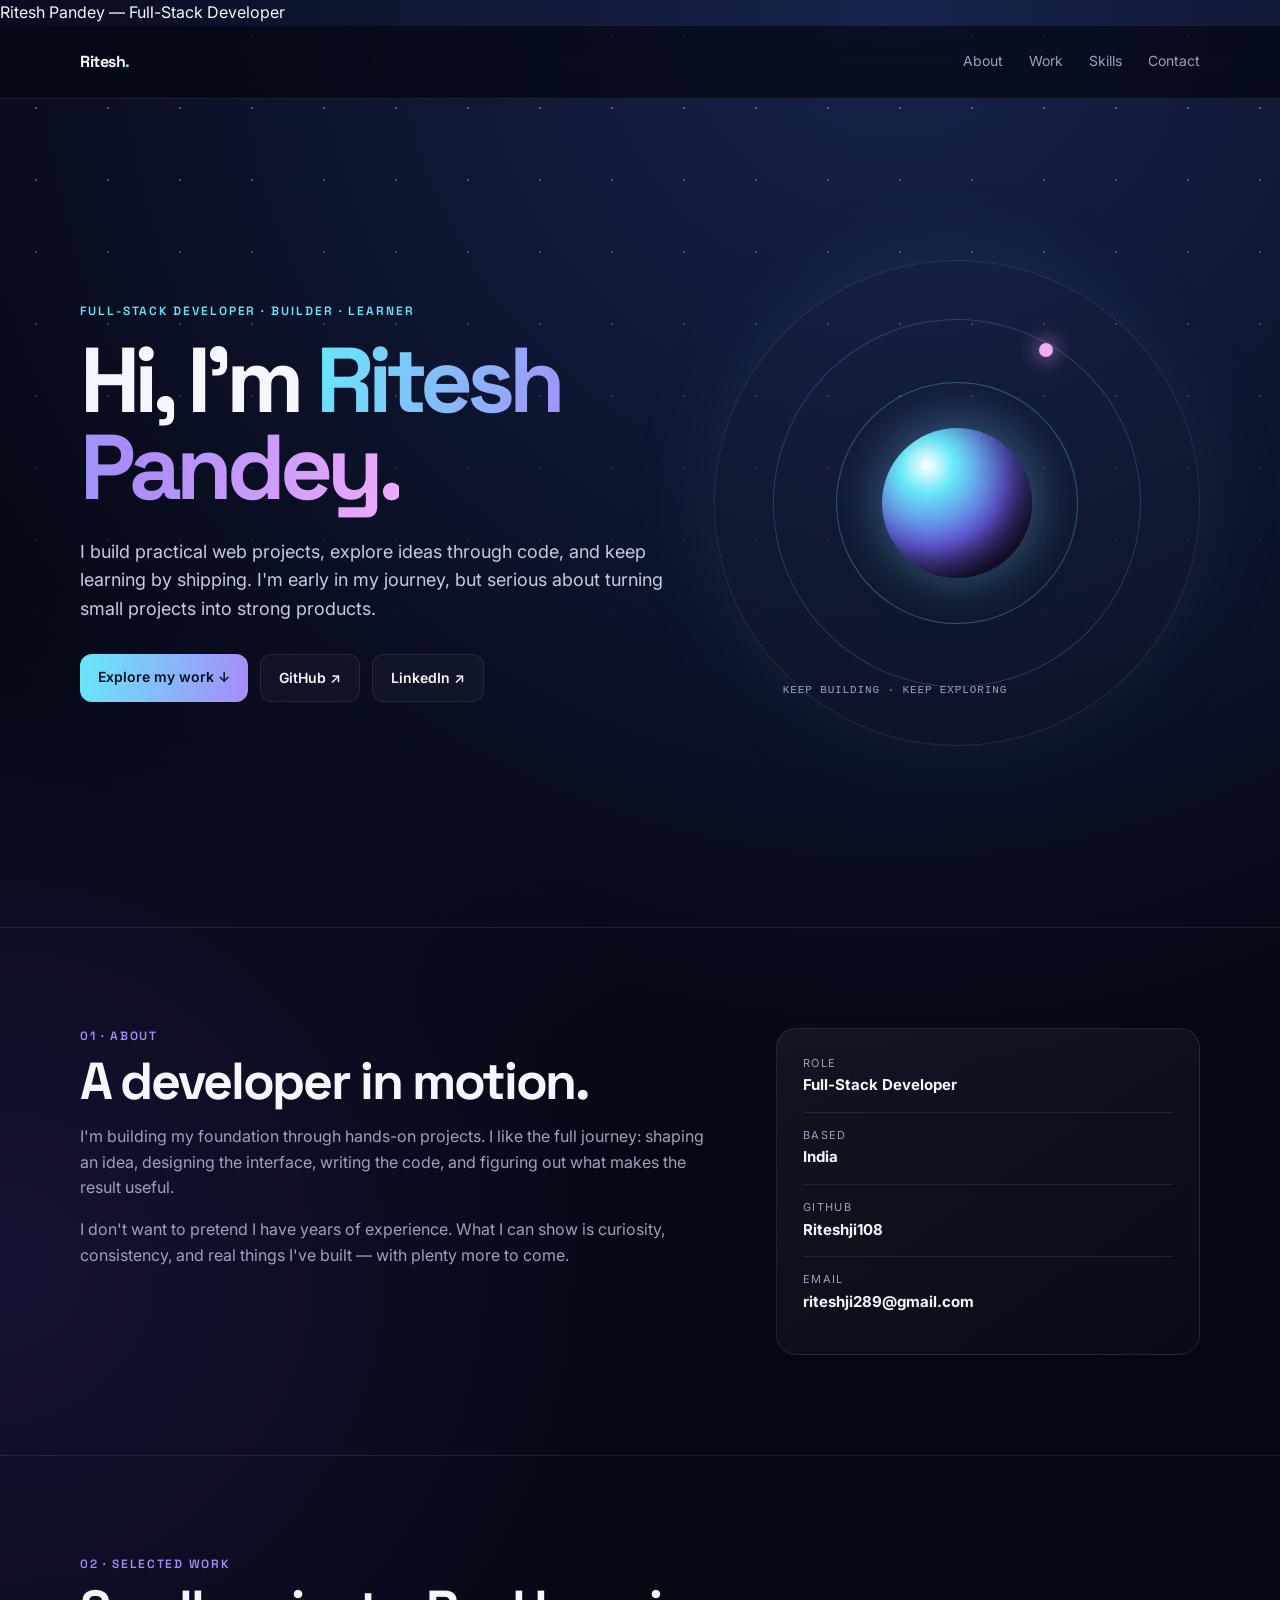
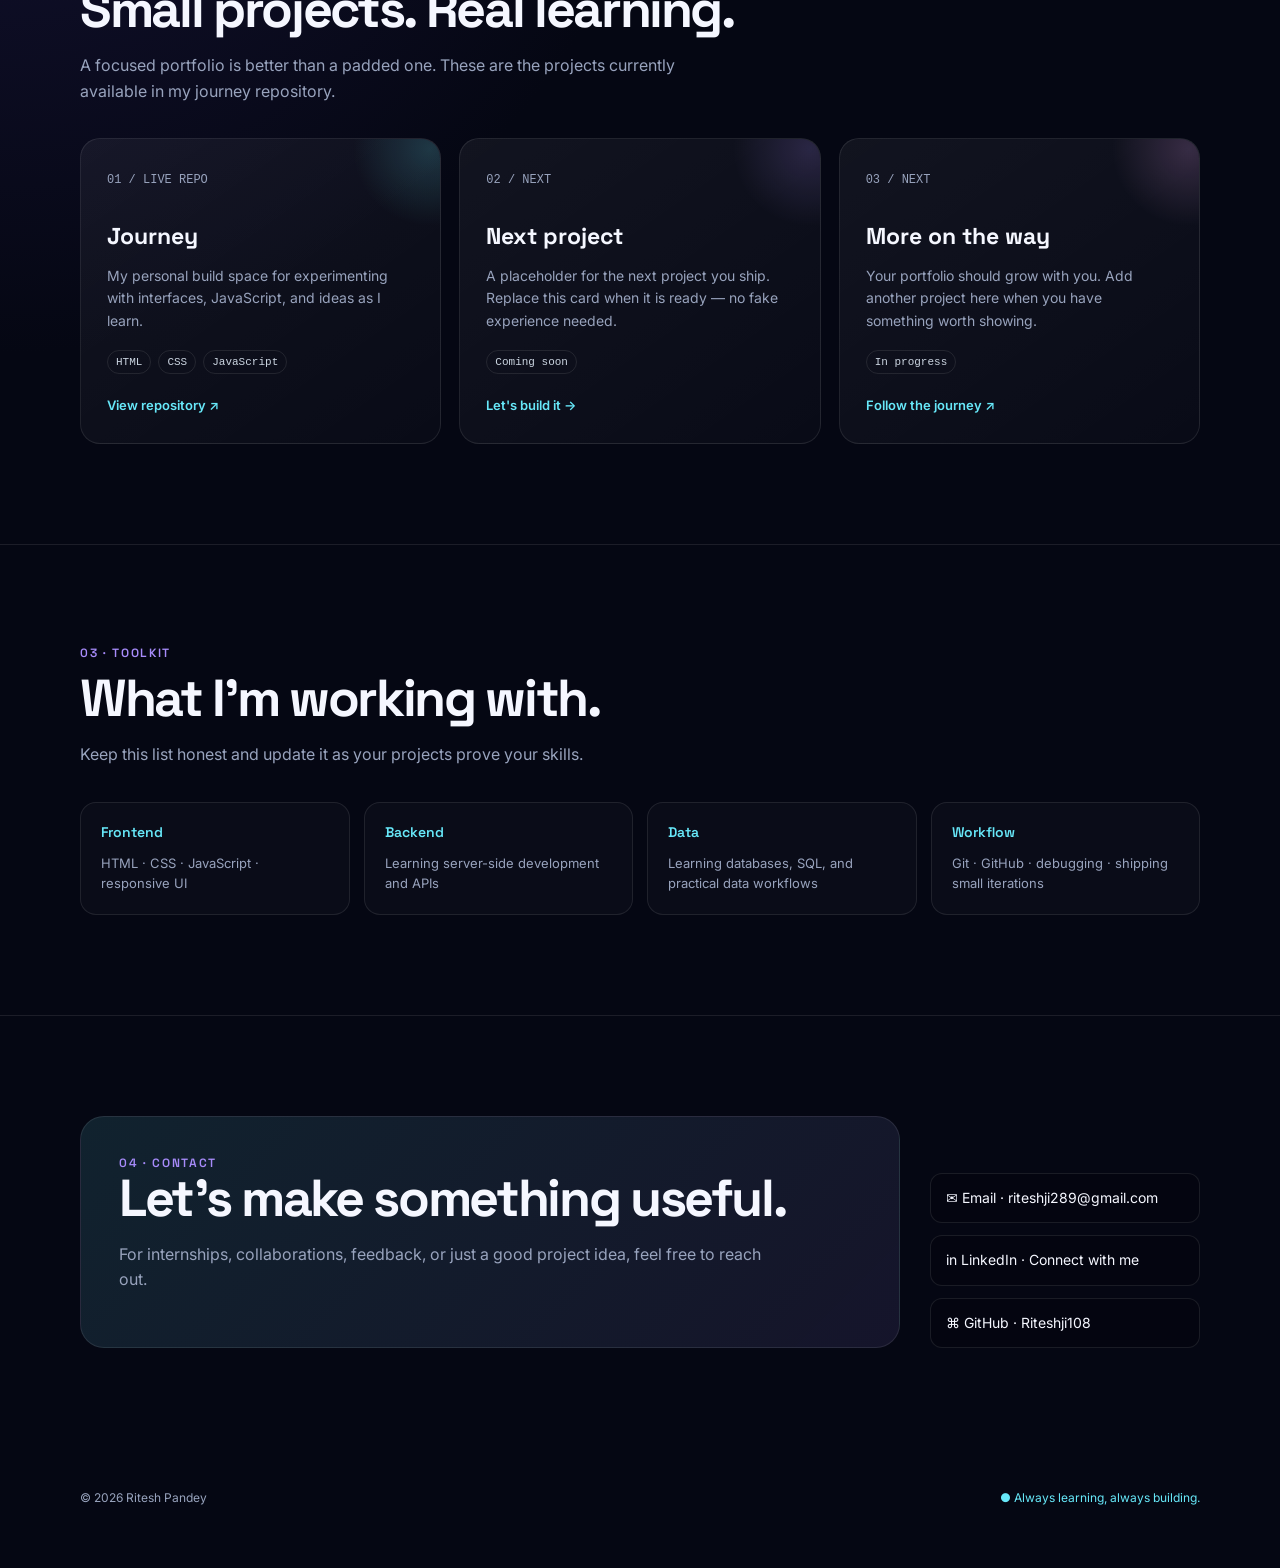
<file: portfolio.html>
<!doctype html>
<html lang="en">
<head>
<meta charset="utf-8">
<meta name="viewport" content="width=device-width,initial-scale=1">
<meta name="description" content="Ritesh Pandey — Full-Stack Developer portfolio."
<title>Ritesh Pandey — Full-Stack Developer</title>
<link rel="preconnect" href="https://fonts.googleapis.com">
<link rel="preconnect" href="https://fonts.gstatic.com" crossorigin>
<link href="https://fonts.googleapis.com/css2?family=Inter:wght@400;500;600;700;800&family=Space+Grotesk:wght@400;500;600;700&display=swap" rel="stylesheet">
<style>
:root{--bg:#050713;--panel:#0b1020;--panel2:#0f162b;--text:#f5f7ff;--muted:#98a3bd;--line:rgba(255,255,255,.09);--cyan:#67e8f9;--violet:#a78bfa;--pink:#f0abfc;--max:1120px}
*{box-sizing:border-box}html{scroll-behavior:smooth}body{margin:0;background:radial-gradient(circle at 70% 0%,#17234c 0,transparent 34%),radial-gradient(circle at 0% 40%,#151334 0,transparent 30%),var(--bg);color:var(--text);font-family:Inter,system-ui,sans-serif;line-height:1.6}body:before{content:"";position:fixed;inset:0;pointer-events:none;opacity:.35;background-image:radial-gradient(#fff 1px,transparent 1px);background-size:72px 72px;mask-image:linear-gradient(to bottom,black,transparent 75%)}a{color:inherit;text-decoration:none}.wrap{width:min(var(--max),calc(100% - 40px));margin:auto}.nav{position:sticky;top:0;z-index:20;background:rgba(5,7,19,.72);backdrop-filter:blur(16px);border-bottom:1px solid var(--line)}.navin{height:72px;display:flex;align-items:center;justify-content:space-between}.logo{font-family:"Space Grotesk";font-weight:700;letter-spacing:-.03em}.logo span{color:var(--cyan)}.links{display:flex;gap:26px;color:var(--muted);font-size:14px}.links a:hover{color:var(--text)}
.hero{min-height:calc(100vh - 72px);display:grid;grid-template-columns:1.1fr .9fr;gap:40px;align-items:center;padding:70px 0 90px}.eyebrow{font:600 12px "Space Grotesk";letter-spacing:.16em;text-transform:uppercase;color:var(--cyan)}h1{font:800 clamp(52px,8vw,92px)/.95 "Space Grotesk";letter-spacing:-.065em;margin:18px 0 26px}h1 .gradient{background:linear-gradient(100deg,var(--cyan),var(--violet),var(--pink));-webkit-background-clip:text;background-clip:text;color:transparent}.lead{max-width:650px;font-size:18px;color:#c5cce0}.actions{display:flex;gap:12px;flex-wrap:wrap;margin-top:30px}.btn{padding:12px 18px;border-radius:12px;border:1px solid var(--line);font-weight:600;font-size:14px}.primary{background:linear-gradient(100deg,var(--cyan),var(--violet));color:#07101c;border:0}.ghost{background:rgba(255,255,255,.03)}.btn:hover{transform:translateY(-2px)}
.orbit{position:relative;aspect-ratio:1;border:1px solid var(--line);border-radius:50%;display:grid;place-items:center;background:radial-gradient(circle at 50% 48%,rgba(167,139,250,.18),transparent 30%),rgba(255,255,255,.015);box-shadow:0 0 100px rgba(103,232,249,.08)}.orbit:before,.orbit:after{content:"";position:absolute;border:1px solid rgba(167,139,250,.25);border-radius:50%;inset:12%;transform:rotate(28deg)}.orbit:after{inset:25%;transform:rotate(-35deg);border-color:rgba(103,232,249,.3)}.planet{width:31%;aspect-ratio:1;border-radius:50%;background:radial-gradient(circle at 30% 25%,#fff,var(--cyan) 18%,#635bdb 52%,#20163f 78%);box-shadow:0 0 55px rgba(103,232,249,.32),inset -22px -16px 35px rgba(0,0,0,.45)}.moon{position:absolute;width:14px;height:14px;border-radius:50%;background:var(--pink);top:17%;left:67%;box-shadow:0 0 20px var(--pink)}.orbit-label{position:absolute;bottom:10%;left:14%;font:11px monospace;color:var(--muted);letter-spacing:.08em}
.section{padding:100px 0;border-top:1px solid var(--line)}.kicker{font:600 12px "Space Grotesk";letter-spacing:.14em;text-transform:uppercase;color:var(--violet)}h2{font:700 clamp(32px,5vw,52px)/1.05 "Space Grotesk";letter-spacing:-.045em;margin:10px 0 14px}.section-intro{color:var(--muted);max-width:650px}.about{display:grid;grid-template-columns:1.2fr .8fr;gap:60px}.card{background:linear-gradient(145deg,rgba(255,255,255,.055),rgba(255,255,255,.018));border:1px solid var(--line);border-radius:20px;padding:26px}.facts{display:grid;gap:14px}.fact{padding-bottom:14px;border-bottom:1px solid var(--line)}.fact:last-child{border:0}.fact small{display:block;color:var(--muted);font-size:11px;text-transform:uppercase;letter-spacing:.12em}.fact b{font-size:15px}
.grid{display:grid;grid-template-columns:repeat(3,1fr);gap:18px;margin-top:34px}.project{position:relative;overflow:hidden;min-height:250px}.project:after{content:"";position:absolute;width:160px;height:160px;border-radius:50%;right:-70px;top:-70px;background:radial-gradient(circle,var(--accent),transparent 68%);opacity:.18}.num{font:12px monospace;color:var(--muted)}.project h3{font:700 23px "Space Grotesk";margin:30px 0 10px}.project p{color:var(--muted);font-size:14px}.tags{display:flex;gap:7px;flex-wrap:wrap;margin:18px 0}.tag{font:11px monospace;padding:5px 8px;border:1px solid var(--line);border-radius:999px;color:#cbd5e1}.project-link{font-size:13px;color:var(--cyan);font-weight:600}
.skills{display:grid;grid-template-columns:repeat(4,1fr);gap:14px;margin-top:34px}.skill{padding:20px;border:1px solid var(--line);border-radius:16px;background:rgba(255,255,255,.025)}.skill h3{font:600 14px "Space Grotesk";color:var(--cyan);margin:0 0 12px}.skill p{color:var(--muted);font-size:13px;margin:0}
.contact{display:grid;grid-template-columns:1fr auto;gap:30px;align-items:end}.contact-card{padding:38px;border-radius:24px;background:linear-gradient(135deg,rgba(103,232,249,.12),rgba(167,139,250,.1));border:1px solid var(--line)}.contact-card h2{margin-top:0}.contact-links{display:flex;flex-direction:column;gap:12px;min-width:270px}.contact-links a{padding:13px 15px;border:1px solid var(--line);border-radius:12px;background:rgba(0,0,0,.15);font-size:14px}.contact-links a:hover{border-color:rgba(103,232,249,.5)}footer{padding:40px 0 60px;color:var(--muted);font-size:12px;display:flex;justify-content:space-between;gap:20px}.status{color:var(--cyan)}
@media(max-width:850px){.hero,.about,.contact{grid-template-columns:1fr}.orbit{max-width:520px;margin:auto}.grid{grid-template-columns:1fr 1fr}.skills{grid-template-columns:1fr 1fr}.contact-links{min-width:0}.links{gap:14px}}
@media(max-width:560px){.wrap{width:min(var(--max),calc(100% - 28px))}.links a:nth-child(-n+2){display:none}.hero{padding-top:48px}.grid,.skills{grid-template-columns:1fr}.hero h1{font-size:54px}.lead{font-size:16px}.section{padding:72px 0}}
@media(prefers-reduced-motion:reduce){html{scroll-behavior:auto}.btn{transition:none}}
</style>
</head>
<body>
<header class="nav"><div class="wrap navin"><a class="logo" href="#top">Ritesh<span>.</span></a><nav class="links"><a href="#about">About</a><a href="#work">Work</a><a href="#skills">Skills</a><a href="#contact">Contact</a></nav></div></header>
<main id="top">
<section class="wrap hero"><div><div class="eyebrow">Full-Stack Developer · Builder · Learner</div><h1>Hi, I'm <span class="gradient">Ritesh Pandey.</span></h1><p class="lead">I build practical web projects, explore ideas through code, and keep learning by shipping. I'm early in my journey, but serious about turning small projects into strong products.</p><div class="actions"><a class="btn primary" href="#work">Explore my work ↓</a><a class="btn ghost" href="https://github.com/Riteshji108/journey" target="_blank" rel="noopener">GitHub ↗</a><a class="btn ghost" href="https://www.linkedin.com/in/ritesh-pandey-46a64528b" target="_blank" rel="noopener">LinkedIn ↗</a></div></div><div class="orbit" aria-label="Celestial illustration"><div class="planet"></div><div class="moon"></div><div class="orbit-label">KEEP BUILDING · KEEP EXPLORING</div></div></section>
<section class="section" id="about"><div class="wrap about"><div><div class="kicker">01 · About</div><h2>A developer in motion.</h2><p class="section-intro">I'm building my foundation through hands-on projects. I like the full journey: shaping an idea, designing the interface, writing the code, and figuring out what makes the result useful.</p><p class="section-intro">I don't want to pretend I have years of experience. What I can show is curiosity, consistency, and real things I've built — with plenty more to come.</p></div><div class="card facts"><div class="fact"><small>Role</small><b>Full-Stack Developer</b></div><div class="fact"><small>Based</small><b>India</b></div><div class="fact"><small>GitHub</small><b>Riteshji108</b></div><div class="fact"><small>Email</small><b>riteshji289@gmail.com</b></div></div></div></section>
<section class="section" id="work"><div class="wrap"><div class="kicker">02 · Selected work</div><h2>Small projects. Real learning.</h2><p class="section-intro">A focused portfolio is better than a padded one. These are the projects currently available in my journey repository.</p><div class="grid"><article class="card project" style="--accent:var(--cyan)"><span class="num">01 / LIVE REPO</span><h3>Journey</h3><p>My personal build space for experimenting with interfaces, JavaScript, and ideas as I learn.</p><div class="tags"><span class="tag">HTML</span><span class="tag">CSS</span><span class="tag">JavaScript</span></div><a class="project-link" href="https://github.com/Riteshji108/journey" target="_blank" rel="noopener">View repository ↗</a></article><article class="card project" style="--accent:var(--violet)"><span class="num">02 / NEXT</span><h3>Next project</h3><p>A placeholder for the next project you ship. Replace this card when it is ready — no fake experience needed.</p><div class="tags"><span class="tag">Coming soon</span></div><a class="project-link" href="#contact">Let's build it →</a></article><article class="card project" style="--accent:var(--pink)"><span class="num">03 / NEXT</span><h3>More on the way</h3><p>Your portfolio should grow with you. Add another project here when you have something worth showing.</p><div class="tags"><span class="tag">In progress</span></div><a class="project-link" href="https://github.com/Riteshji108" target="_blank" rel="noopener">Follow the journey ↗</a></article></div></div></section>
<section class="section" id="skills"><div class="wrap"><div class="kicker">03 · Toolkit</div><h2>What I'm working with.</h2><p class="section-intro">Keep this list honest and update it as your projects prove your skills.</p><div class="skills"><div class="skill"><h3>Frontend</h3><p>HTML · CSS · JavaScript · responsive UI</p></div><div class="skill"><h3>Backend</h3><p>Learning server-side development and APIs</p></div><div class="skill"><h3>Data</h3><p>Learning databases, SQL, and practical data workflows</p></div><div class="skill"><h3>Workflow</h3><p>Git · GitHub · debugging · shipping small iterations</p></div></div></div></section>
<section class="section" id="contact"><div class="wrap contact"><div class="contact-card"><div class="kicker">04 · Contact</div><h2>Let's make something useful.</h2><p class="section-intro">For internships, collaborations, feedback, or just a good project idea, feel free to reach out.</p></div><div class="contact-links"><a href="mailto:riteshji289@gmail.com">✉ Email · riteshji289@gmail.com</a><a href="https://www.linkedin.com/in/ritesh-pandey-46a64528b" target="_blank" rel="noopener">in LinkedIn · Connect with me</a><a href="https://github.com/Riteshji108" target="_blank" rel="noopener">⌘ GitHub · Riteshji108</a></div></div></section>
</main><footer class="wrap"><span>© 2026 Ritesh Pandey</span><span class="status">● Always learning, always building.</span></footer>
</body></html>
</file>
